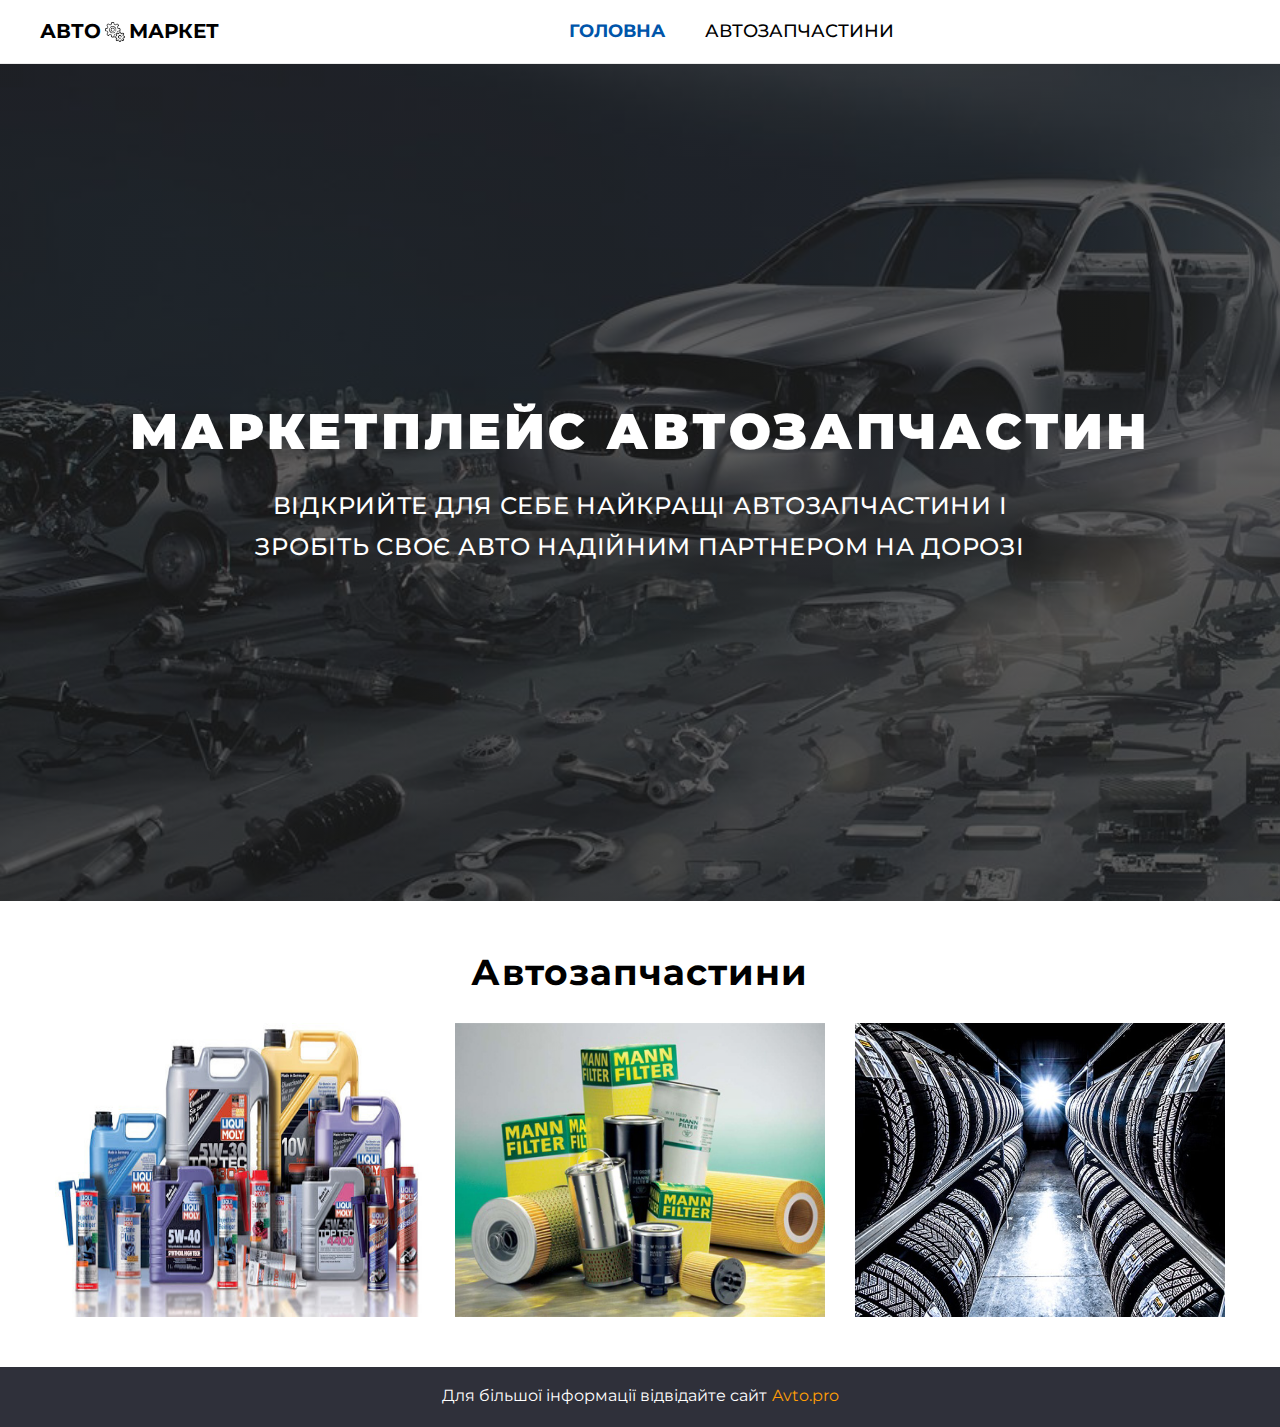
<file: index.html>
<!DOCTYPE html>
<html lang="uk">
  <head>
    <meta charset="UTF-8" />
    <meta
      name="description"
      content="Авто Маркет - маркетплейс автозапчастин. Широкий ассортимент масел, фільтрів, шин і моторних олив для вашого авто."
    />
    <meta
      name="keywords"
      content="автозапчастини, авто, магазин запчастин, моторні олії, фільтри, шини"
    />
    <meta name="viewport" content="width=device-width, initial-scale=1.0" />

    <link rel="stylesheet" href="./css/normalize.css" />
    <link rel="stylesheet" href="./css/common.css" />
    <link rel="stylesheet" href="./css/main.css" />

    <link rel="preconnect" href="https://fonts.googleapis.com" />
    <link rel="preconnect" href="https://fonts.gstatic.com" crossorigin />
    <link
      href="https://fonts.googleapis.com/css2?family=Montserrat:wght@400;500;700;900&display=swap"
      rel="stylesheet"
    />

    <link rel="icon" href="./images/favicon.png" type="image/png" />
    <title>Маркетплейс автозапчастин</title>
  </head>
  <body>
    <header>
      <div class="container header__container">
        <nav class="nav">
          <a href="./index.html" class="logo">
            <span>Авто</span>
            <img
              src="./images/favicon.png"
              width="20"
              height="20"
              alt="Шестерня"
            />
            <span>маркет</span>
          </a>

          <ul class="nav__list">
            <li class="list__item">
              <a href="./index.html" class="link link--active">Головна</a>
            </li>
            <li class="list__item">
              <a href="./products.html" class="link">Автозапчастини</a>
            </li>
          </ul>
        </nav>
      </div>
    </header>

    <main role="main">
      <section class="hero">
        <h1 class="hero__title">Маркетплейс автозапчастин</h1>
        <p class="hero__sub-title">
          Відкрийте для себе найкращі автозапчастини і зробіть своє авто
          надійним партнером на дорозі
        </p>
      </section>
      <section class="section section-avtodetails">
        <div class="container">
          <h2 class="title">Автозапчастини</h2>
          <ul class="products-list">
            <li class="products-list__item">
              <a href="./products/1.html" class="product-card">
                <img
                  src="./images/oil/avto-masla.jpg"
                  alt="Види масел"
                  width="370"
                  height="294"
                />
                <p class="product-card__title">Масло</p>
              </a>
            </li>
            <li class="products-list__item">
              <a href="./products/2.html" class="product-card">
                <img
                  src="./images/filters/avto-filters.jpg"
                  alt="Види фільтрів"
                  width="370"
                  height="294"
                />
                <p class="product-card__title">Фільтри</p>
              </a>
            </li>
            <li class="products-list__item">
              <a href="./products/3.html" class="product-card">
                <img
                  src="./images/tires/tires.jpg"
                  alt="Види шин"
                  width="370"
                  height="294"
                />
                <p class="product-card__title">Шини</p>
              </a>
            </li>
          </ul>
        </div>
      </section>
    </main>
    <footer>
      <div class="footer-message">
        <p class="footer-message__title">
          Для більшої інформації відвідайте сайт
        </p>
        <a href="https://avto.pro/" class="footer-message__link" target="_blank"
          >Avto.pro</a
        >
      </div>
    </footer>
  </body>
</html>
</file>
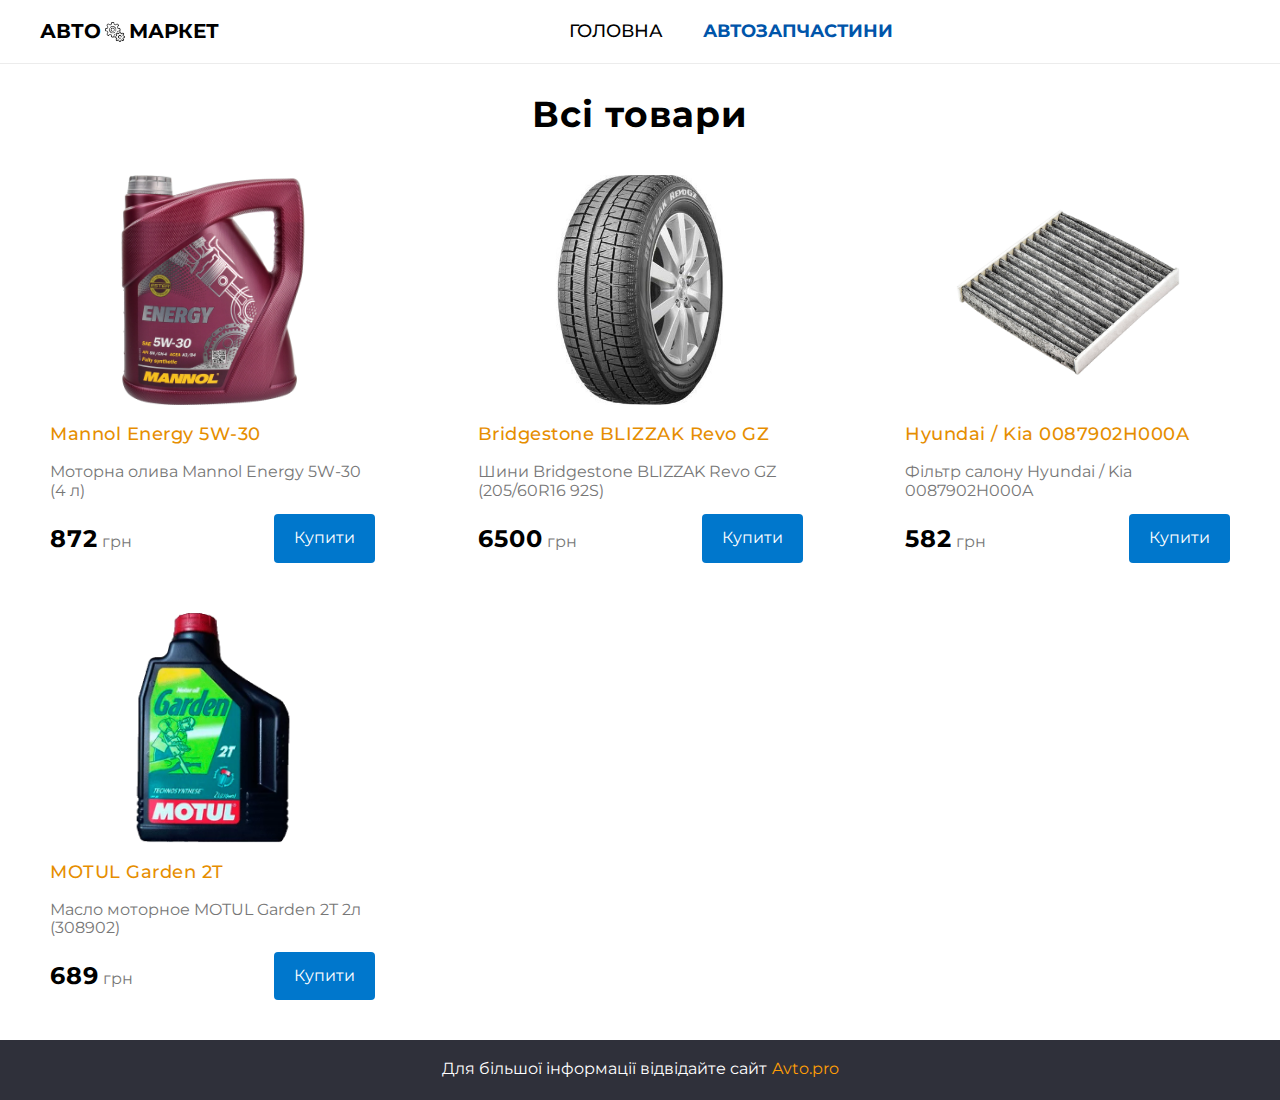
<file: products.html>
<!DOCTYPE html>
<html lang="uk">
  <head>
    <meta charset="UTF-8" />
    <meta name="description" content="Маркетплейс автозапчастин" />
    <meta name="keywords" content="всі товари, автозапчастини, авто" />
    <meta name="viewport" content="width=device-width, initial-scale=1.0" />

    <link rel="stylesheet" href="./css/normalize.css" />
    <link rel="stylesheet" href="./css/common.css" />
    <link rel="stylesheet" href="./css/productType.css" />
    <link rel="stylesheet" href="./css/products.css" />

    <link rel="preconnect" href="https://fonts.googleapis.com" />
    <link rel="preconnect" href="https://fonts.gstatic.com" crossorigin />
    <link
      href="https://fonts.googleapis.com/css2?family=Montserrat:wght@400;500;700;900&display=swap"
      rel="stylesheet"
    />

    <link rel="icon" href="./images/favicon.png" type="image/png" />
    <title>Всі товари</title>
  </head>
  <body>
    <header>
      <div class="container header__container">
        <nav class="nav">
          <a href="./index.html" class="logo">
            <span>Авто</span>
            <img
              src="./images/favicon.png"
              width="20"
              height="20"
              alt="Шестерня"
            />
            <span>маркет</span>
          </a>

          <ul class="nav__list">
            <li class="list__item">
              <a href="./index.html" class="link">Головна</a>
            </li>
            <li class="list__item">
              <a href="./products.html" class="link link--active"
                >Автозапчастини</a
              >
            </li>
          </ul>
        </nav>
      </div>
    </header>

    <section class="all-cards">
      <h3 class="title">Всі товари</h3>
      <div class="container">
        <div class="recommendations__wrapper">
          <article class="recommendation">
            <a href="./products/1.html" class="recommendation__link-wrapper">
              <img
                src="./images/oil/oil-mannol-energy.jpg"
                alt="Олія Mannol Energy"
                width="230"
                height="230"
                class="recommendation__img"
              />
              <h4 class="recommendation__title">Mannol Energy 5W-30</h4>
              <p class="recommendation__descr">
                Моторна олива Mannol Energy 5W-30 (4 л)
              </p>
              <p class="recommendation__price">
                <strong class="number-price">872</strong> грн
              </p>
            </a>
            <a
              href="https://avto.pro/part-32942-FEBI-837/"
              target="_blank"
              class="recommendation__btn-buy"
            >
              Купити
            </a>
          </article>

          <article class="recommendation">
            <a href="./products/3.html" class="recommendation__link-wrapper">
              <img
                src="./images/tires/tire-blizzak-revo-gz-205.jpg"
                alt="Шина фірми Blizzak"
                width="230"
                height="230"
                class="recommendation__img"
              />
              <h4 class="recommendation__title">Bridgestone BLIZZAK Revo GZ</h4>
              <p class="recommendation__descr">
                Шини Bridgestone BLIZZAK Revo GZ (205/60R16 92S)
              </p>
              <p class="recommendation__price">
                <strong class="number-price">6500</strong> грн
              </p>
            </a>
            <a
              href="https://avto.pro/catalog/audi/a6/siny-m28849/?type=70539&cross=2091030429"
              target="_blank"
              class="recommendation__btn-buy"
            >
              Купити
            </a>
          </article>

          <article class="recommendation">
            <a href="./products/2.html" class="recommendation__link-wrapper">
              <img
                src="./images/filters/filter-hyundai-kia.jpg"
                alt="Фільтр салону для Hyundai"
                width="230"
                height="230"
                class="recommendation__img"
              />
              <h4 class="recommendation__title">Hyundai / Kia 0087902H000A</h4>
              <p class="recommendation__descr">
                Фільтр салону Hyundai / Kia 0087902H000A
              </p>
              <p class="recommendation__price">
                <strong class="number-price">582</strong> грн
              </p>
            </a>
            <a
              href="https://avto.pro/catalog/hyundai/elantra/filtr-salona-m28552/?type=68075"
              target="_blank"
              class="recommendation__btn-buy"
            >
              Купити
            </a>
          </article>

          <article class="recommendation">
            <a
              href="https://avto.pro/catalog/kia/sorento/maslo-motornoe-m29136/?type=79864"
              class="recommendation__link-wrapper"
              target="_blank"
            >
              <img
                src="./images/oil/oil-motul-garden-2t.png"
                alt="Олія фірми Motul"
                width="230"
                height="230"
                class="recommendation__img"
              />
              <h4 class="recommendation__title">MOTUL Garden 2T</h4>
              <p class="recommendation__descr">
                Масло моторное MOTUL Garden 2T 2л (308902)
              </p>
              <p class="recommendation__price">
                <strong class="number-price">689</strong> грн
              </p>
            </a>
            <a
              href="https://avto.pro/catalog/kia/sorento/maslo-motornoe-m29136/?type=79864"
              target="_blank"
              class="recommendation__btn-buy"
            >
              Купити
            </a>
          </article>
        </div>
      </div>
    </section>

    <footer>
      <div class="footer-message">
        <p class="footer-message__title">
          Для більшої інформації відвідайте сайт
        </p>
        <a href="https://avto.pro/" class="footer-message__link" target="_blank"
          >Avto.pro</a
        >
      </div>
    </footer>
  </body>
</html>
</file>
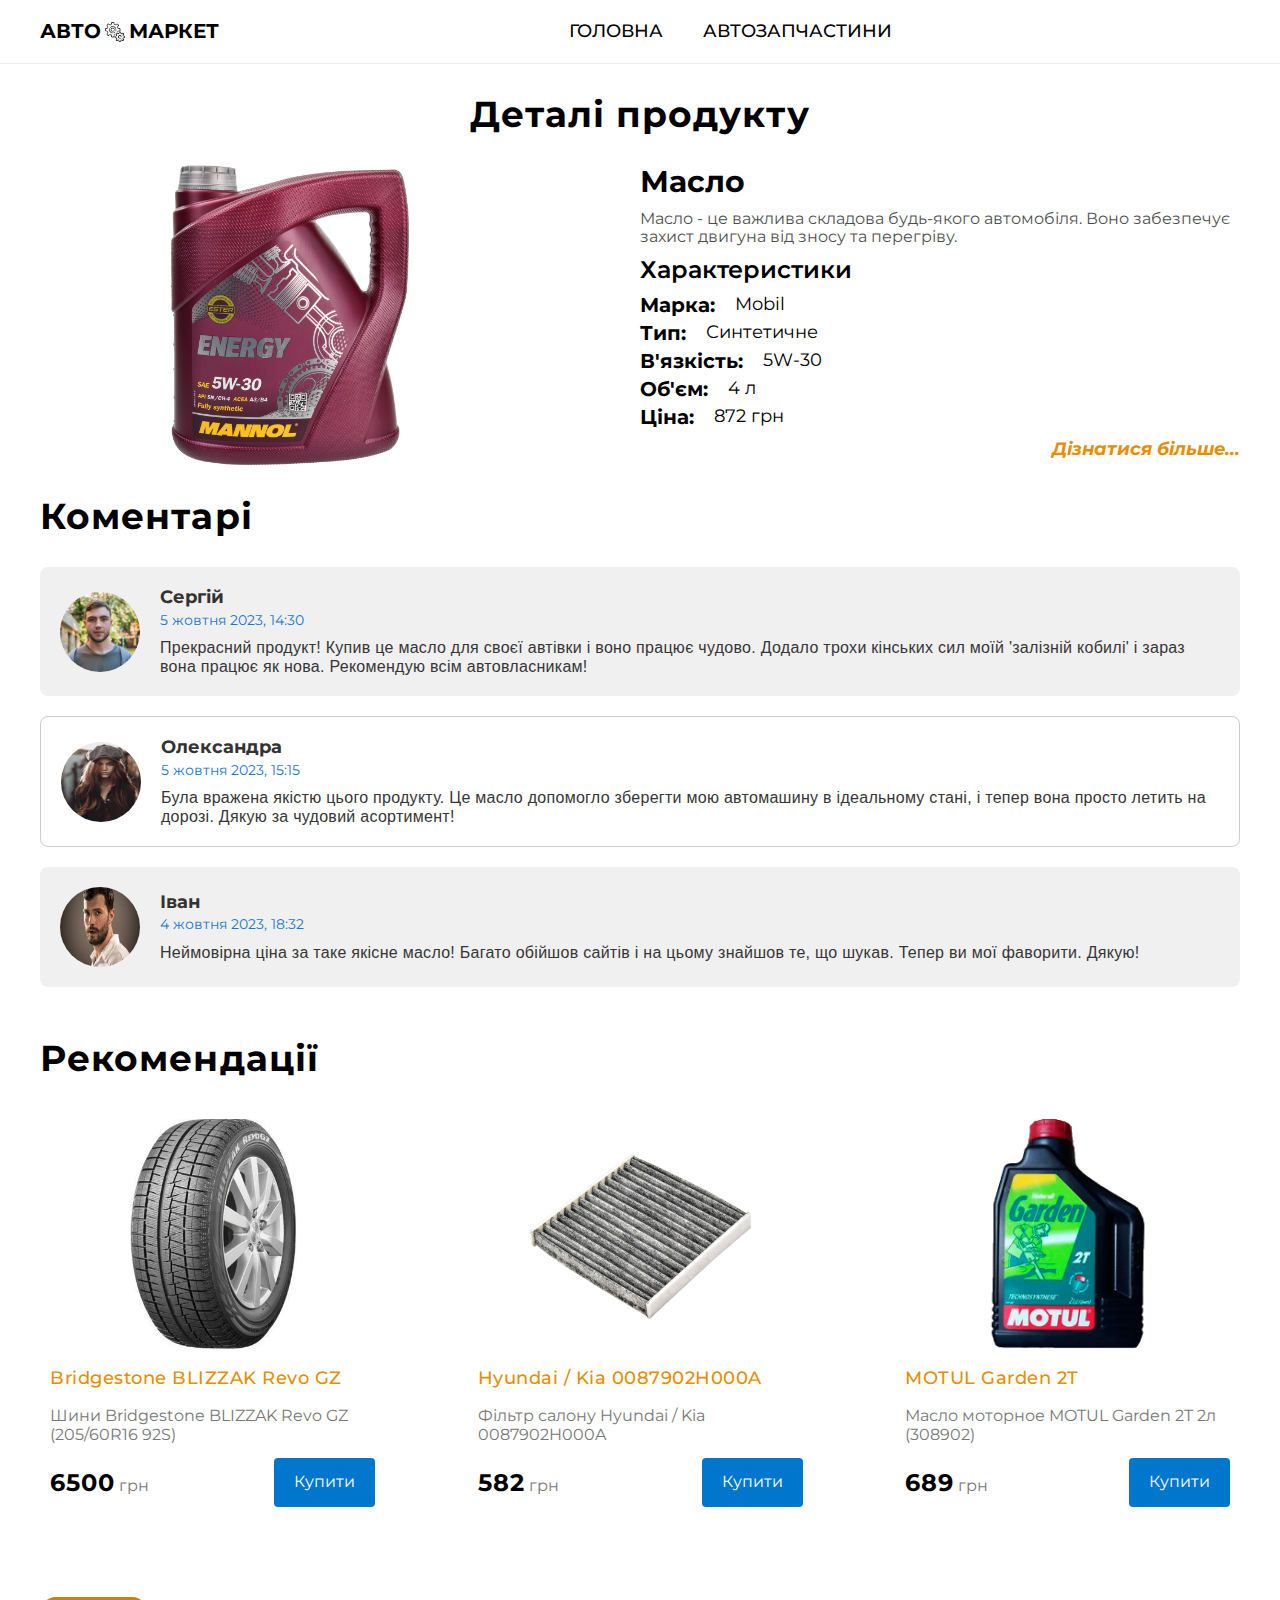
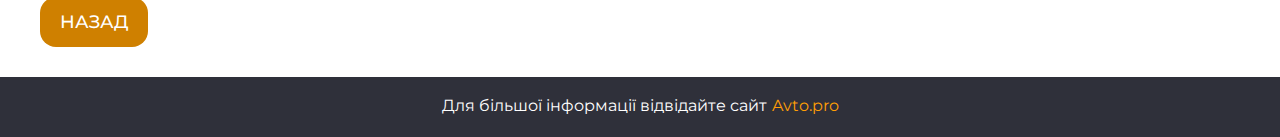
<file: products/1.html>
<!DOCTYPE html>
<html lang="uk">
  <head>
    <meta charset="UTF-8" />
    <meta
      name="description"
      content="Купити масло Mobil, синтетичне 5W-30, 4 л за 872 грн. Деталі продукту і характеристики."
    />
    <meta
      name="keywords"
      content="масло, автозапчастини, Mobil, синтетичне, 5W-30"
    />
    <meta name="viewport" content="width=device-width, initial-scale=1.0" />

    <link rel="stylesheet" href="../css/normalize.css" />
    <link rel="stylesheet" href="../css/common.css" />
    <link rel="stylesheet" href="../css/productType.css" />

    <link rel="preconnect" href="https://fonts.googleapis.com" />
    <link rel="preconnect" href="https://fonts.gstatic.com" crossorigin />
    <link
      href="https://fonts.googleapis.com/css2?family=Montserrat:wght@400;500;700;900&display=swap"
      rel="stylesheet"
    />

    <link rel="icon" href="../images/favicon.png" type="image/png" />
    <title>Деталі продукту - Масло</title>
  </head>
  <body>
    <header>
      <div class="container header__container">
        <nav class="nav">
          <a href="../index.html" class="logo">
            <span>Авто</span>
            <img
              src="../images/favicon.png"
              width="20"
              height="20"
              alt="Шестерня"
            />
            <span>маркет</span>
          </a>

          <ul class="nav__list">
            <li class="list__item">
              <a href="../index.html" class="link">Головна</a>
            </li>
            <li class="list__item">
              <a href="../products.html" class="link">Автозапчастини</a>
            </li>
          </ul>
        </nav>
      </div>
    </header>
    <section class="product-details">
      <div class="container">
        <h3 class="title">Деталі продукту</h3>

        <article class="card">
          <div class="card__info">
            <div class="img-wrapper">
              <img src="../images/oil/oil-mannol-energy.jpg" alt="Олія фірми
              Mobil" width=300px" />
            </div>

            <section class="card__description">
              <h4 class="card__title">Масло</h4>
              <p class="card__text">
                Масло - це важлива складова будь-якого автомобіля. Воно
                забезпечує захист двигуна від зносу та перегріву.
              </p>
              <p class="card__subtitle">Характеристики</p>
              <ul class="features">
                <li class="features__item"><strong>Марка:</strong> Mobil</li>
                <li class="features__item"><strong>Тип:</strong> Синтетичне</li>
                <li class="features__item">
                  <strong>В'язкість:</strong> 5W-30
                </li>
                <li class="features__item"><strong>Об'єм:</strong> 4 л</li>
                <li class="features__item"><strong>Ціна:</strong> 872 грн</li>
              </ul>

              <a
                href="https://avto.pro/part-32942-FEBI-837/"
                class="card__learn-more"
                target="_blank"
              >
                Дізнатися більше...
              </a>
            </section>
          </div>
        </article>
      </div>
    </section>

    <section class="comments">
      <div class="container">
        <h3 class="title title--left">Коментарі</h3>

        <article class="comment">
          <div>
            <img
              src="../images/comments/sergiy.jpg"
              alt="Фото Сергія"
              width="80"
              height="80"
              class="comment__avatar"
            />
          </div>

          <div class="comment__text-info">
            <h4 class="comment__name">Сергій</h4>
            <time datetime="2023-10-05" class="comment__date">
              5 жовтня 2023, 14:30
            </time>
            <p class="comment__text">
              Прекрасний продукт! Купив це масло для своєї автівки і воно працює
              чудово. Додало трохи кінських сил моїй 'залізній кобилі' і зараз
              вона працює як нова. Рекомендую всім автовласникам!
            </p>
          </div>
        </article>

        <article class="comment">
          <div>
            <img
              src="../images/comments/oleksandra.jpg"
              alt="Фото Олександри"
              width="80"
              height="80"
              class="comment__avatar"
            />
          </div>

          <div class="comment__text-info">
            <h4 class="comment__name">Олександра</h4>
            <time datetime="2023-10-05" class="comment__date">
              5 жовтня 2023, 15:15
            </time>
            <p class="comment__text">
              Була вражена якістю цього продукту. Це масло допомогло зберегти
              мою автомашину в ідеальному стані, і тепер вона просто летить на
              дорозі. Дякую за чудовий асортимент!
            </p>
          </div>
        </article>

        <article class="comment">
          <div>
            <img
              src="../images/comments/ivan.jpeg"
              alt="Фото Івана"
              width="80"
              height="80"
              class="comment__avatar"
            />
          </div>

          <div class="comment__text-info">
            <h4 class="comment__name">Іван</h4>
            <time datetime="2023-10-04" class="comment__date">
              4 жовтня 2023, 18:32
            </time>
            <p class="comment__text">
              Неймовірна ціна за таке якісне масло! Багато обійшов сайтів і на
              цьому знайшов те, що шукав. Тепер ви мої фаворити. Дякую!
            </p>
          </div>
        </article>
      </div>
    </section>

    <section class="recommendations">
      <div class="container">
        <h3 class="title title--left">Рекомендації</h3>

        <div class="recommendations__wrapper">
          <article class="recommendation">
            <a href="./3.html" class="recommendation__link-wrapper">
              <img
                src="../images/tires/tire-blizzak-revo-gz-205.jpg"
                alt="Шина фірми Blizzak"
                width="230"
                height="230"
                class="recommendation__img"
              />
              <h4 class="recommendation__title">Bridgestone BLIZZAK Revo GZ</h4>
              <p class="recommendation__descr">
                Шини Bridgestone BLIZZAK Revo GZ (205/60R16 92S)
              </p>
              <p class="recommendation__price">
                <strong class="number-price">6500</strong> грн
              </p>
            </a>
            <a
              href="https://avto.pro/catalog/audi/a6/siny-m28849/?type=70539&cross=2091030429"
              target="_blank"
              class="recommendation__btn-buy"
            >
              Купити
            </a>
          </article>

          <article class="recommendation">
            <a href="./2.html" class="recommendation__link-wrapper">
              <img
                src="../images/filters/filter-hyundai-kia.jpg"
                alt="Фільтр салону для Hyundai"
                width="230"
                height="230"
                class="recommendation__img"
              />
              <h4 class="recommendation__title">Hyundai / Kia 0087902H000A</h4>
              <p class="recommendation__descr">
                Фільтр салону Hyundai / Kia 0087902H000A
              </p>
              <p class="recommendation__price">
                <strong class="number-price">582</strong> грн
              </p>
            </a>
            <a
              href="https://avto.pro/catalog/hyundai/elantra/filtr-salona-m28552/?type=68075"
              target="_blank"
              class="recommendation__btn-buy"
            >
              Купити
            </a>
          </article>

          <article class="recommendation">
            <a
              href="https://avto.pro/catalog/kia/sorento/maslo-motornoe-m29136/?type=79864"
              class="recommendation__link-wrapper"
              target="_blank"
            >
              <img
                src="../images/oil/oil-motul-garden-2t.png"
                alt="Олія фірми Motul"
                width="230"
                height="230"
                class="recommendation__img"
              />
              <h4 class="recommendation__title">MOTUL Garden 2T</h4>
              <p class="recommendation__descr">
                Масло моторное MOTUL Garden 2T 2л (308902)
              </p>
              <p class="recommendation__price">
                <strong class="number-price">689</strong> грн
              </p>
            </a>
            <a
              href="https://avto.pro/catalog/kia/sorento/maslo-motornoe-m29136/?type=79864"
              target="_blank"
              class="recommendation__btn-buy"
            >
              Купити
            </a>
          </article>
        </div>
      </div>
    </section>

    <div class="container">
      <button type="button" class="btn-back" onclick="goBack()">Назад</button>
    </div>

    <footer>
      <div class="footer-message">
        <p class="footer-message__title">
          Для більшої інформації відвідайте сайт
        </p>
        <a href="https://avto.pro/" class="footer-message__link" target="_blank"
          >Avto.pro</a
        >
      </div>
    </footer>

    <script>
      function goBack() {
        window.history.back();
      }
    </script>
  </body>
</html>
</file>
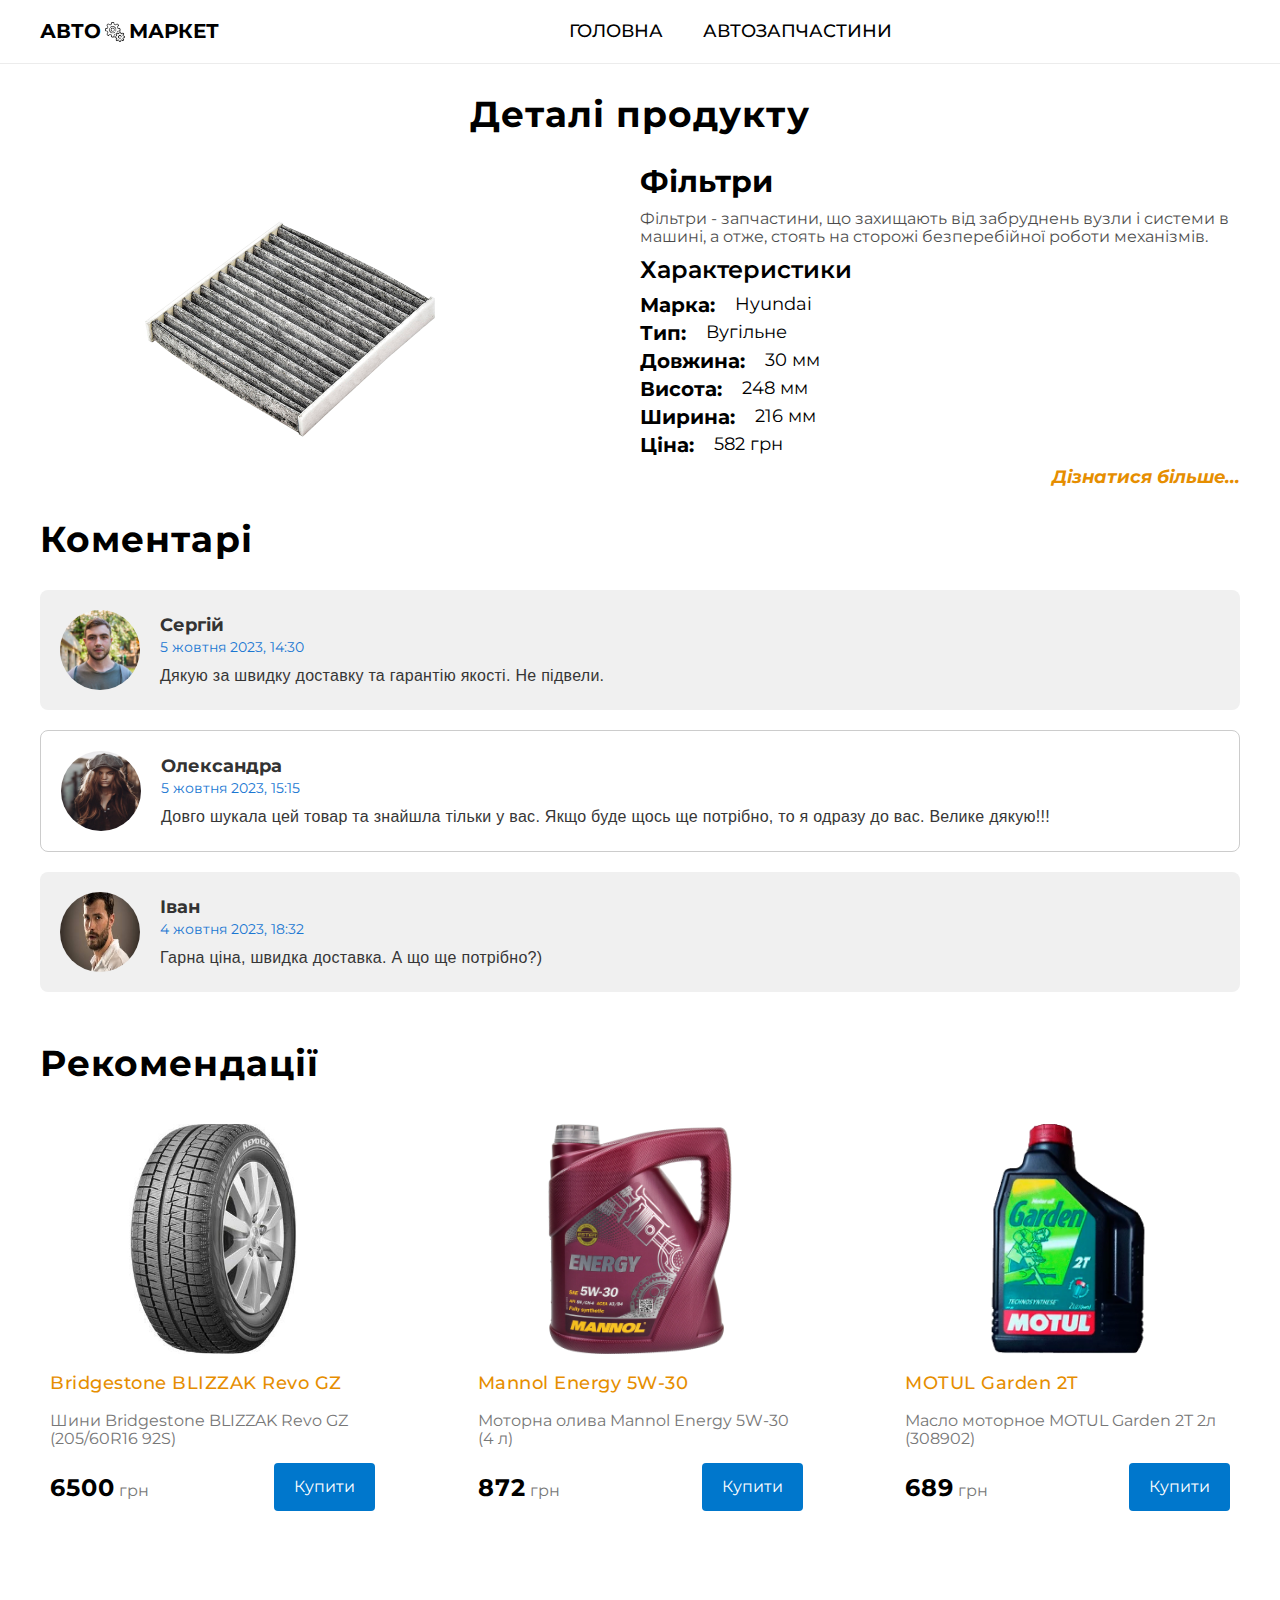
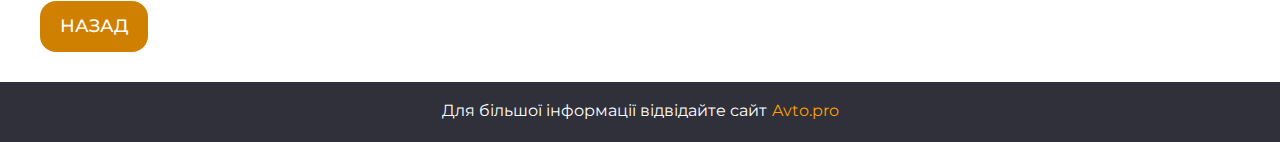
<file: products/2.html>
<!DOCTYPE html>
<html lang="uk">
  <head>
    <meta charset="UTF-8" />
    <meta
      name="description"
      content="Купити машинний фільтр, вугільний, 582 грн. Деталі продукту і характеристики"
    />
    <meta
      name="keywords"
      content="фільтр, автозапчастини, Hyundai, Kia, вугільний"
    />
    <meta name="viewport" content="width=device-width, initial-scale=1.0" />

    <link rel="stylesheet" href="../css/normalize.css" />
    <link rel="stylesheet" href="../css/common.css" />
    <link rel="stylesheet" href="../css/productType.css" />

    <link rel="preconnect" href="https://fonts.googleapis.com" />
    <link rel="preconnect" href="https://fonts.gstatic.com" crossorigin />
    <link
      href="https://fonts.googleapis.com/css2?family=Montserrat:wght@400;500;700;900&display=swap"
      rel="stylesheet"
    />

    <link rel="icon" href="../images/favicon.png" type="image/png" />
    <title>Деталі продукту - Фільтри</title>
  </head>
  <body>
    <header>
      <div class="container header__container">
        <nav class="nav">
          <a href="../index.html" class="logo">
            <span>Авто</span>
            <img
              src="../images/favicon.png"
              width="20"
              height="20"
              alt="Шестерня"
            />
            <span>маркет</span>
          </a>

          <ul class="nav__list">
            <li class="list__item">
              <a href="../index.html" class="link">Головна</a>
            </li>
            <li class="list__item">
              <a href="../products.html" class="link">Автозапчастини</a>
            </li>
          </ul>
        </nav>
      </div>
    </header>
    <section class="product-details">
      <div class="container">
        <h3 class="title">Деталі продукту</h3>

        <article class="card">
          <div class="card__info">
            <div class="img-wrapper">
              <img src="../images/filters/filter-hyundai-kia.jpg"
              alt="Зображення машинного фільтру" width=300px" />
            </div>

            <section class="card__description">
              <h4 class="card__title">Фільтри</h4>
              <p class="card__text">
                Фільтри - запчастини, що захищають від забруднень вузли і
                системи в машині, а отже, стоять на сторожі безперебійної роботи
                механізмів.
              </p>
              <p class="card__subtitle">Характеристики</p>
              <ul class="features">
                <li class="features__item"><strong>Марка:</strong> Hyundai</li>
                <li class="features__item"><strong>Тип:</strong> Вугільне</li>
                <li class="features__item"><strong>Довжина:</strong> 30 мм</li>
                <li class="features__item"><strong>Висота:</strong> 248 мм</li>
                <li class="features__item"><strong>Ширина:</strong> 216 мм</li>
                <li class="features__item"><strong>Ціна:</strong> 582 грн</li>
              </ul>

              <a
                href="https://avto.pro/catalog/hyundai/elantra/filtr-salona-m28552/?type=68075"
                class="card__learn-more"
                target="_blank"
              >
                Дізнатися більше...
              </a>
            </section>
          </div>
        </article>
      </div>
    </section>

    <section class="comments">
      <div class="container">
        <h3 class="title title--left">Коментарі</h3>

        <article class="comment">
          <div>
            <img
              src="../images/comments/sergiy.jpg"
              alt="Фото Сергія"
              width="80"
              height="80"
              class="comment__avatar"
            />
          </div>

          <div class="comment__text-info">
            <h4 class="comment__name">Сергій</h4>
            <time datetime="2023-10-05" class="comment__date">
              5 жовтня 2023, 14:30
            </time>
            <p class="comment__text">
              Дякую за швидку доставку та гарантію якості. Не підвели.
            </p>
          </div>
        </article>

        <article class="comment">
          <div>
            <img
              src="../images/comments/oleksandra.jpg"
              alt="Фото Олександри"
              width="80"
              height="80"
              class="comment__avatar"
            />
          </div>

          <div class="comment__text-info">
            <h4 class="comment__name">Олександра</h4>
            <time datetime="2023-10-05" class="comment__date">
              5 жовтня 2023, 15:15
            </time>
            <p class="comment__text">
              Довго шукала цей товар та знайшла тільки у вас. Якщо буде щось ще
              потрібно, то я одразу до вас. Велике дякую!!!
            </p>
          </div>
        </article>

        <article class="comment">
          <div>
            <img
              src="../images/comments/ivan.jpeg"
              alt="Фото Івана"
              width="80"
              height="80"
              class="comment__avatar"
            />
          </div>

          <div class="comment__text-info">
            <h4 class="comment__name">Іван</h4>
            <time datetime="2023-10-04" class="comment__date">
              4 жовтня 2023, 18:32
            </time>
            <p class="comment__text">
              Гарна ціна, швидка доставка. А що ще потрібно?)
            </p>
          </div>
        </article>
      </div>
    </section>

    <section class="recommendations">
      <div class="container">
        <h3 class="title title--left">Рекомендації</h3>

        <div class="recommendations__wrapper">
          <article class="recommendation">
            <a href="./3.html" class="recommendation__link-wrapper">
              <img
                src="../images/tires/tire-blizzak-revo-gz-205.jpg"
                alt="Шина фірми Blizzak"
                width="230"
                height="230"
                class="recommendation__img"
              />
              <h4 class="recommendation__title">Bridgestone BLIZZAK Revo GZ</h4>
              <p class="recommendation__descr">
                Шини Bridgestone BLIZZAK Revo GZ (205/60R16 92S)
              </p>
              <p class="recommendation__price">
                <strong class="number-price">6500</strong> грн
              </p>
            </a>
            <a
              href="https://avto.pro/catalog/audi/a6/siny-m28849/?type=70539&cross=2091030429"
              target="_blank"
              class="recommendation__btn-buy"
            >
              Купити
            </a>
          </article>

          <article class="recommendation">
            <a href="./1.html" class="recommendation__link-wrapper">
              <img
                src="../images/oil/oil-mannol-energy.jpg"
                alt="Фільтр салону для Hyundai"
                width="230"
                height="230"
                class="recommendation__img"
              />
              <h4 class="recommendation__title">Mannol Energy 5W-30</h4>
              <p class="recommendation__descr">
                Моторна олива Mannol Energy 5W-30 (4 л)
              </p>
              <p class="recommendation__price">
                <strong class="number-price">872</strong> грн
              </p>
            </a>
            <a
              href="https://avto.pro/part-32942-FEBI-837/"
              target="_blank"
              class="recommendation__btn-buy"
            >
              Купити
            </a>
          </article>

          <article class="recommendation">
            <a
              href="https://avto.pro/catalog/kia/sorento/maslo-motornoe-m29136/?type=79864"
              class="recommendation__link-wrapper"
              target="_blank"
            >
              <img
                src="../images/oil/oil-motul-garden-2t.png"
                alt="Олія фірми Motul"
                width="230"
                height="230"
                class="recommendation__img"
              />
              <h4 class="recommendation__title">MOTUL Garden 2T</h4>
              <p class="recommendation__descr">
                Масло моторное MOTUL Garden 2T 2л (308902)
              </p>
              <p class="recommendation__price">
                <strong class="number-price">689</strong> грн
              </p>
            </a>
            <a
              href="https://avto.pro/catalog/kia/sorento/maslo-motornoe-m29136/?type=79864"
              target="_blank"
              class="recommendation__btn-buy"
            >
              Купити
            </a>
          </article>
        </div>
      </div>
    </section>

    <div class="container">
      <button type="button" class="btn-back" onclick="goBack()">Назад</button>
    </div>

    <footer>
      <div class="footer-message">
        <p class="footer-message__title">
          Для більшої інформації відвідайте сайт
        </p>
        <a href="https://avto.pro/" class="footer-message__link" target="_blank"
          >Avto.pro</a
        >
      </div>
    </footer>

    <script>
      function goBack() {
        window.history.back();
      }
    </script>
  </body>
</html>
</file>
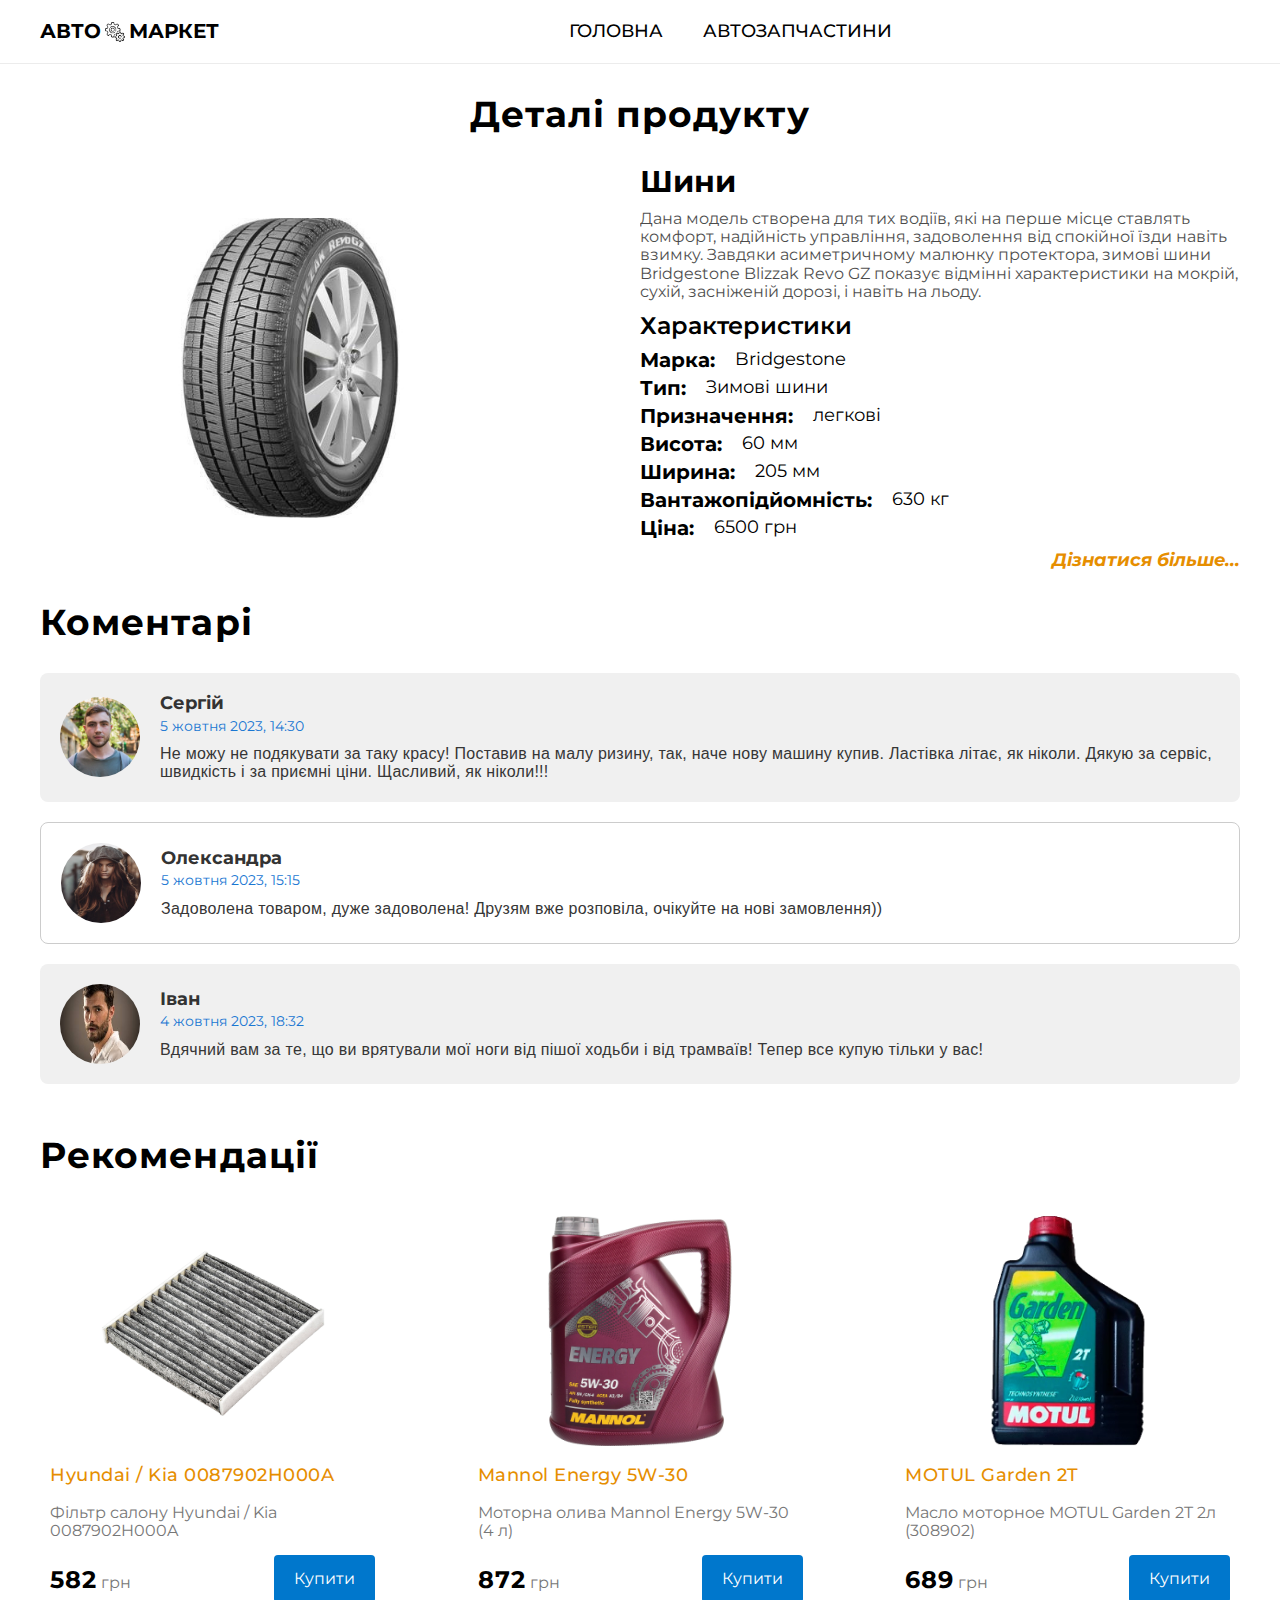
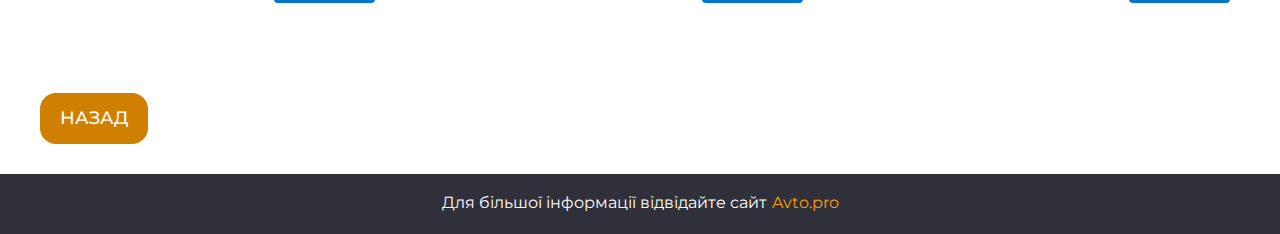
<file: products/3.html>
<!DOCTYPE html>
<html lang="uk">
  <head>
    <meta charset="UTF-8" />
    <meta
      name="description"
      content="Купити шини Bridgestone, зимові шини, легкові, 630кг за 6500 грн. Деталі продукту і характеристики"
    />
    <meta
      name="keywords"
      content="шини, автозапчастини, Bridgestone, зимові, легкові"
    />

    <meta name="viewport" content="width=device-width, initial-scale=1.0" />

    <link rel="stylesheet" href="../css/normalize.css" />
    <link rel="stylesheet" href="../css/common.css" />
    <link rel="stylesheet" href="../css/productType.css" />

    <link rel="preconnect" href="https://fonts.googleapis.com" />
    <link rel="preconnect" href="https://fonts.gstatic.com" crossorigin />
    <link
      href="https://fonts.googleapis.com/css2?family=Montserrat:wght@400;500;700;900&display=swap"
      rel="stylesheet"
    />

    <link rel="icon" href="../images/favicon.png" type="image/png" />
    <title>Деталі продукту - Шини</title>
  </head>
  <body>
    <header>
      <div class="container header__container">
        <nav class="nav">
          <a href="../index.html" class="logo">
            <span>Авто</span>
            <img
              src="../images/favicon.png"
              width="20"
              height="20"
              alt="Шестерня"
            />
            <span>маркет</span>
          </a>

          <ul class="nav__list">
            <li class="list__item">
              <a href="../index.html" class="link">Головна</a>
            </li>
            <li class="list__item">
              <a href="../products.html" class="link">Автозапчастини</a>
            </li>
          </ul>
        </nav>
      </div>
    </header>

    <section class="product-details">
      <div class="container">
        <h3 class="title">Деталі продукту</h3>

        <article class="card">
          <div class="card__info">
            <div class="img-wrapper">
              <img src="../images/tires/tire-blizzak-revo-gz-205.jpg"
              alt="Зображення машинного фільтру" width=300px" />
            </div>

            <section class="card__description">
              <h4 class="card__title">Шини</h4>
              <p class="card__text">
                Дана модель створена для тих водіїв, які на перше місце ставлять
                комфорт, надійність управління, задоволення від спокійної їзди
                навіть взимку. Завдяки асиметричному малюнку протектора, зимові
                шини Bridgestone Blizzak Revo GZ показує відмінні характеристики
                на мокрій, сухій, засніженій дорозі, і навіть на льоду.
              </p>
              <p class="card__subtitle">Характеристики</p>
              <ul class="features">
                <li class="features__item">
                  <strong>Марка:</strong> Bridgestone
                </li>
                <li class="features__item">
                  <strong>Тип:</strong> Зимові шини
                </li>
                <li class="features__item">
                  <strong>Призначення:</strong> легкові
                </li>
                <li class="features__item"><strong>Висота:</strong> 60 мм</li>
                <li class="features__item"><strong>Ширина:</strong> 205 мм</li>
                <li class="features__item">
                  <strong>Вантажопідйомність:</strong> 630 кг
                </li>
                <li class="features__item"><strong>Ціна:</strong> 6500 грн</li>
              </ul>

              <a
                href="https://avto.pro/catalog/audi/a6/siny-m28849/?type=70539&cross=2091030429"
                class="card__learn-more"
                target="_blank"
              >
                Дізнатися більше...
              </a>
            </section>
          </div>
        </article>
      </div>
    </section>

    <section class="comments">
      <div class="container">
        <h3 class="title title--left">Коментарі</h3>

        <article class="comment">
          <div>
            <img
              src="../images/comments/sergiy.jpg"
              alt="Фото Сергія"
              width="80"
              height="80"
              class="comment__avatar"
            />
          </div>

          <div class="comment__text-info">
            <h4 class="comment__name">Сергій</h4>
            <time datetime="2023-10-05" class="comment__date">
              5 жовтня 2023, 14:30
            </time>
            <p class="comment__text">
              Не можу не подякувати за таку красу! Поставив на малу ризину, так,
              наче нову машину купив. Ластівка літає, як ніколи. Дякую за
              сервіс, швидкість і за приємні ціни. Щасливий, як ніколи!!!
            </p>
          </div>
        </article>

        <article class="comment">
          <div>
            <img
              src="../images/comments/oleksandra.jpg"
              alt="Фото Олександри"
              width="80"
              height="80"
              class="comment__avatar"
            />
          </div>

          <div class="comment__text-info">
            <h4 class="comment__name">Олександра</h4>
            <time datetime="2023-10-05" class="comment__date">
              5 жовтня 2023, 15:15
            </time>
            <p class="comment__text">
              Задоволена товаром, дуже задоволена! Друзям вже розповіла,
              очікуйте на нові замовлення))
            </p>
          </div>
        </article>

        <article class="comment">
          <div>
            <img
              src="../images/comments/ivan.jpeg"
              alt="Фото Івана"
              width="80"
              height="80"
              class="comment__avatar"
            />
          </div>

          <div class="comment__text-info">
            <h4 class="comment__name">Іван</h4>
            <time datetime="2023-10-04" class="comment__date">
              4 жовтня 2023, 18:32
            </time>
            <p class="comment__text">
              Вдячний вам за те, що ви врятували мої ноги від пішої ходьби і від
              трамваїв! Тепер все купую тільки у вас!
            </p>
          </div>
        </article>
      </div>
    </section>

    <section class="recommendations">
      <div class="container">
        <h3 class="title title--left">Рекомендації</h3>

        <div class="recommendations__wrapper">
          <article class="recommendation">
            <a href="./2.html" class="recommendation__link-wrapper">
              <img
                src="../images/filters/filter-hyundai-kia.jpg"
                alt="Фільтр салону для Hyundai"
                width="230"
                height="230"
                class="recommendation__img"
              />
              <h4 class="recommendation__title">Hyundai / Kia 0087902H000A</h4>
              <p class="recommendation__descr">
                Фільтр салону Hyundai / Kia 0087902H000A
              </p>
              <p class="recommendation__price">
                <strong class="number-price">582</strong> грн
              </p>
            </a>
            <a
              href="https://avto.pro/catalog/hyundai/elantra/filtr-salona-m28552/?type=68075"
              target="_blank"
              class="recommendation__btn-buy"
            >
              Купити
            </a>
          </article>

          <article class="recommendation">
            <a href="./1.html" class="recommendation__link-wrapper">
              <img
                src="../images/oil/oil-mannol-energy.jpg"
                alt="Олія фірми Mobil"
                width="230"
                height="230"
                class="recommendation__img"
              />
              <h4 class="recommendation__title">Mannol Energy 5W-30</h4>
              <p class="recommendation__descr">
                Моторна олива Mannol Energy 5W-30 (4 л)
              </p>
              <p class="recommendation__price">
                <strong class="number-price">872</strong> грн
              </p>
            </a>
            <a
              href="https://avto.pro/part-32942-FEBI-837/"
              target="_blank"
              class="recommendation__btn-buy"
            >
              Купити
            </a>
          </article>

          <article class="recommendation">
            <a
              href="https://avto.pro/catalog/kia/sorento/maslo-motornoe-m29136/?type=79864"
              class="recommendation__link-wrapper"
              target="_blank"
            >
              <img
                src="../images/oil/oil-motul-garden-2t.png"
                alt="Олія фірми Motul"
                width="230"
                height="230"
                class="recommendation__img"
              />
              <h4 class="recommendation__title">MOTUL Garden 2T</h4>
              <p class="recommendation__descr">
                Масло моторное MOTUL Garden 2T 2л (308902)
              </p>
              <p class="recommendation__price">
                <strong class="number-price">689</strong> грн
              </p>
            </a>
            <a
              href="https://avto.pro/catalog/kia/sorento/maslo-motornoe-m29136/?type=79864"
              target="_blank"
              class="recommendation__btn-buy"
            >
              Купити
            </a>
          </article>
        </div>
      </div>
    </section>

    <div class="container">
      <button type="button" class="btn-back" onclick="goBack()">Назад</button>
    </div>

    <footer>
      <div class="footer-message">
        <p class="footer-message__title">
          Для більшої інформації відвідайте сайт
        </p>
        <a href="https://avto.pro/" class="footer-message__link" target="_blank"
          >Avto.pro</a
        >
      </div>
    </footer>

    <script>
      function goBack() {
        window.history.back();
      }
    </script>
  </body>
</html>
</file>
<file: css/common.css>
body {
  font-family: "Montserrat", sans-serif;
}

.container {
  max-width: 1200px;
  margin: 0 auto;
}

header {
  position: fixed;
  z-index: 5;
  top: 0;
  left: 0;
  right: 0;

  height: 63px;

  background-color: #ffffff;
  border-bottom: 1px solid #ececec;
}

.logo {
  display: -webkit-box;
  display: -ms-flexbox;
  display: flex;
  -webkit-box-align: center;
  -ms-flex-align: center;
  align-items: center;
  gap: 4px;

  padding-top: 20px;
  padding-bottom: 20px;

  font-size: 20px;
  font-weight: 700;
  text-transform: uppercase;
}

.nav {
  display: -webkit-box;
  display: -ms-flexbox;
  display: flex;
}

.nav__list {
  display: -webkit-box;
  display: -ms-flexbox;
  display: flex;
  margin-left: 350px;
  gap: 40px;
}

.list__item {
  display: -webkit-box;
  display: -ms-flexbox;
  display: flex;
  -webkit-box-align: center;
  -ms-flex-align: center;
  align-items: center;
  cursor: pointer;
}

.link {
  display: inline-block;
  padding-top: 20px;
  padding-bottom: 20px;

  font-size: 18px;
  font-weight: 500;
  text-transform: uppercase;

  -webkit-transition: color 250ms cubic-bezier(0.4, 0, 0.2, 1);

  -o-transition: color 250ms cubic-bezier(0.4, 0, 0.2, 1);

  transition: color 250ms cubic-bezier(0.4, 0, 0.2, 1);
}

.list__item:hover .link,
.list__item:focus .link {
  color: #ff9f05;
}

.link--active {
  font-weight: 700;
  color: #0055aa;
}

.title {
  margin-bottom: 30px;
  font-weight: 700;
  font-size: 36px;
  line-height: 1.17;
  letter-spacing: 0.03em;
  text-align: center;
}

.title--left {
  text-align: left;
}

.btn-back {
  display: inline-block;
  cursor: pointer;

  font-size: 18px;
  font-weight: 500;

  margin: 30px 0;
  padding: 15px 20px;

  border: none;
  border-radius: 16px;

  text-transform: uppercase;
  color: white;
  background-color: #cf8000;

  -webkit-transition: background-color 250ms cubic-bezier(0.4, 0, 0.2, 1);

  -o-transition: background-color 250ms cubic-bezier(0.4, 0, 0.2, 1);

  transition: background-color 250ms cubic-bezier(0.4, 0, 0.2, 1);
}

.btn-back:hover,
.btn-back:focus {
  background-color: #b97200;
}

footer {
  height: 60px;
  background-color: #2f303a;
}

.footer-message {
  display: -webkit-box;
  display: -ms-flexbox;
  display: flex;
  -webkit-box-pack: center;
  -ms-flex-pack: center;
  justify-content: center;
  -webkit-box-align: center;
  -ms-flex-align: center;
  align-items: center;
  gap: 5px;
}

.footer-message__title {
  color: #ffffff;
}

.footer-message__link {
  padding-top: 20px;
  padding-bottom: 20px;

  color: #ff9f05;
}

.footer-message__link:hover,
.footer-message__link:focus {
  text-decoration: underline;
}
</file>
<file: css/main.css>
main {
  margin-top: 64px;
}

.hero {
  display: -webkit-box;
  display: -ms-flexbox;
  display: flex;
  -webkit-box-orient: vertical;
  -webkit-box-direction: normal;
  -ms-flex-direction: column;
  flex-direction: column;
  -webkit-box-pack: center;
  -ms-flex-pack: center;
  justify-content: center;
  -webkit-box-align: center;
  -ms-flex-align: center;
  align-items: center;
  color: #ffffff;

  height: calc(100vh - 63px);
  background-image: -webkit-gradient(
      linear,
      left top,
      left bottom,
      from(rgba(26, 27, 29, 0.7)),
      to(rgba(26, 27, 29, 0.7))
    ),
    url(../images/main-bgr.jpg);
  background-image: -o-linear-gradient(
      rgba(26, 27, 29, 0.7),
      rgba(26, 27, 29, 0.7)
    ),
    url(../images/main-bgr.jpg);
  background-image: linear-gradient(
      rgba(26, 27, 29, 0.7),
      rgba(26, 27, 29, 0.7)
    ),
    url(../images/main-bgr.jpg);

  background-repeat: no-repeat;
  background-size: cover;
}

.hero__title {
  font-weight: 900;
  font-size: 50px;
  line-height: 1.36;
  letter-spacing: 0.06em;
  text-transform: uppercase;
}
.hero__sub-title {
  margin-top: 20px;
  max-width: 800px;
  text-align: center;
  font-weight: 500;
  font-size: 24px;
  line-height: 1.7;
  letter-spacing: 0.03em;
  text-transform: uppercase;
}

.section-avtodetails {
  margin-top: 50px;
  margin-bottom: 50px;
}

.products-list {
  display: -webkit-box;
  display: -ms-flexbox;
  display: flex;
  -webkit-box-pack: center;
  -ms-flex-pack: center;
  justify-content: center;
  gap: 30px;
}

.products-list__item {
  position: relative;
  overflow: hidden;
}

.product-card__title {
  position: absolute;
  bottom: 0;
  left: 0;
  display: -webkit-box;
  display: -ms-flexbox;
  display: flex;
  -webkit-box-align: center;
  -ms-flex-align: center;
  align-items: center;
  -webkit-box-pack: center;
  -ms-flex-pack: center;
  justify-content: center;
  width: 100%;
  height: 70px;
  font-weight: 700;
  line-height: 1.14;
  text-transform: uppercase;
  color: #ffffff;
  background-color: #2f303acc;
  -webkit-transform: translateY(100%);
  -ms-transform: translateY(100%);
  transform: translateY(100%);
  -webkit-transition: -webkit-transform 250ms cubic-bezier(0.4, 0, 0.2, 1);
  transition: -webkit-transform 250ms cubic-bezier(0.4, 0, 0.2, 1);
  -o-transition: transform 250ms cubic-bezier(0.4, 0, 0.2, 1);
  transition: transform 250ms cubic-bezier(0.4, 0, 0.2, 1);
  transition: transform 250ms cubic-bezier(0.4, 0, 0.2, 1),
    -webkit-transform 250ms cubic-bezier(0.4, 0, 0.2, 1);
}

.products-list__item:hover .product-card__title, .products-list__item:focus .product-card__title {
  -webkit-transform: translateY(0);
  -ms-transform: translateY(0);
  transform: translateY(0);
}
</file>
<file: css/productType.css>
.product-details {
  margin-top: 93px;
}

.img-wrapper {
  display: -webkit-box;
  display: -ms-flexbox;
  display: flex;
  -webkit-box-align: center;
  -ms-flex-align: center;
  align-items: center;
}

.card__info {
  display: -webkit-box;
  display: -ms-flexbox;
  display: flex;
  -webkit-box-pack: right;
  -ms-flex-pack: right;
  justify-content: right;
  gap: 200px;
}

.card__description {
  width: 50%;
}

.card__title {
  margin-bottom: 10px;
  font-size: 30px;
}

.card__text {
  opacity: 0.7;
  margin-bottom: 10px;
}

.card__subtitle {
  margin-bottom: 10px;

  font-size: 24px;
  font-weight: 600;
}

.features {
  display: -webkit-box;
  display: -ms-flexbox;
  display: flex;
  -webkit-box-orient: vertical;
  -webkit-box-direction: normal;
  -ms-flex-direction: column;
  flex-direction: column;
  gap: 5px;

  margin-bottom: 10px;
}

.features__item {
  display: -webkit-box;
  display: -ms-flexbox;
  display: flex;
  gap: 20px;
  font-size: 18px;
}

.features__item strong {
  font-size: 20px;
}

.card__learn-more {
  display: block;
  text-align: right;

  font-size: 18px;
  font-weight: 700;
  color: #e68e00;
  font-style: italic;
}

.card__learn-more:hover,
.card__learn-more:focus {
  text-decoration: underline;
}

.comments {
  margin-top: 30px;
}

.comment {
  display: -webkit-box;
  display: -ms-flexbox;
  display: flex;
  -webkit-box-align: center;
  -ms-flex-align: center;
  align-items: center;
  gap: 20px;

  border-radius: 8px;

  padding: 20px;
  background-color: #fff;
}

.comment:nth-child(even) {
  background-color: #f0f0f0;
}

.comment:nth-child(odd) {
  border: 1px solid #ccc;
}

.comment:not(:last-child) {
  margin-bottom: 20px;
}

.comment__avatar {
  border-radius: 50%;
}

.comment__name {
  margin-bottom: 3px;

  font-size: 18px;
  color: #333;
}

.comment__date {
  color: #1a77d2;
  font-size: 14px;
}

.comment__text {
  margin-top: 10px;

  font-family: Arial, Helvetica, sans-serif;
  color: #363636;
  letter-spacing: 0.28px;
}

.recommendations {
  margin-top: 30px;
  padding: 20px;
}

.recommendations__wrapper {
  display: -webkit-box;
  display: -ms-flexbox;
  display: flex;
  -webkit-box-pack: justify;
  -ms-flex-pack: justify;
  justify-content: space-between;
  -ms-flex-wrap: wrap;
  flex-wrap: wrap;
}

.recommendation {
  position: relative;
  -ms-flex-preferred-size: 325px;
  flex-basis: 325px;
  border-radius: 4px;
  padding: 10px;
  background-color: #fff;

  -webkit-transition: -webkit-box-shadow 250ms cubic-bezier(0.4, 0, 0.2, 1);

  transition: -webkit-box-shadow 250ms cubic-bezier(0.4, 0, 0.2, 1);

  -o-transition: box-shadow 250ms cubic-bezier(0.4, 0, 0.2, 1);

  transition: box-shadow 250ms cubic-bezier(0.4, 0, 0.2, 1);

  transition: box-shadow 250ms cubic-bezier(0.4, 0, 0.2, 1),
    -webkit-box-shadow 250ms cubic-bezier(0.4, 0, 0.2, 1);
}

.recommendation:not(:nth-child(n + 4)) {
  margin-bottom: 30px;
}

.recommendation:hover,
.recommendation:focus {
  -webkit-box-shadow: 0 0 20px 0 rgba(0, 0, 0, 0.28);
  box-shadow: 0 0 20px 0 rgba(0, 0, 0, 0.28);
}

.recommendation__link-wrapper {
  display: -webkit-box;
  display: -ms-flexbox;
  display: flex;
  -webkit-box-orient: vertical;
  -webkit-box-direction: normal;
  -ms-flex-direction: column;
  flex-direction: column;
  -webkit-box-align: start;
  -ms-flex-align: start;
  align-items: start;
}

.recommendation__img {
  -ms-flex-item-align: center;
  -ms-grid-row-align: center;
  align-self: center;
  max-width: 100%;
  height: auto;
}

.recommendation__title {
  margin-top: 15px;
  margin-bottom: 15px;

  color: #e68e00;
  font-size: 18px;
  font-weight: 500;
  line-height: 1.56;
  letter-spacing: 0.5px;
}

.recommendation__descr {
  color: #777;
}

.recommendation__price {
  margin-top: 15px;
  padding: 10px 0;
  color: #777;
}

.number-price {
  color: #000;
  font-size: 24px;
  letter-spacing: 1px;
}

.recommendation__btn-buy {
  position: absolute;

  bottom: 10px;
  right: 10px;

  display: inline-block;
  background-color: #0077cc;
  color: #fff;
  padding: 15px 20px;
  border-radius: 4px;

  -webkit-transition: background-color 250ms cubic-bezier(0.4, 0, 0.2, 1);

  -o-transition: background-color 250ms cubic-bezier(0.4, 0, 0.2, 1);

  transition: background-color 250ms cubic-bezier(0.4, 0, 0.2, 1);
}

.recommendation__btn-buy:hover,
.recommendation__btn-buy:focus {
  background-color: #0055aa;
}
</file>
<file: css/products.css>
.all-cards {
  margin-top: 93px;
  margin-bottom: 30px;
}
</file>
